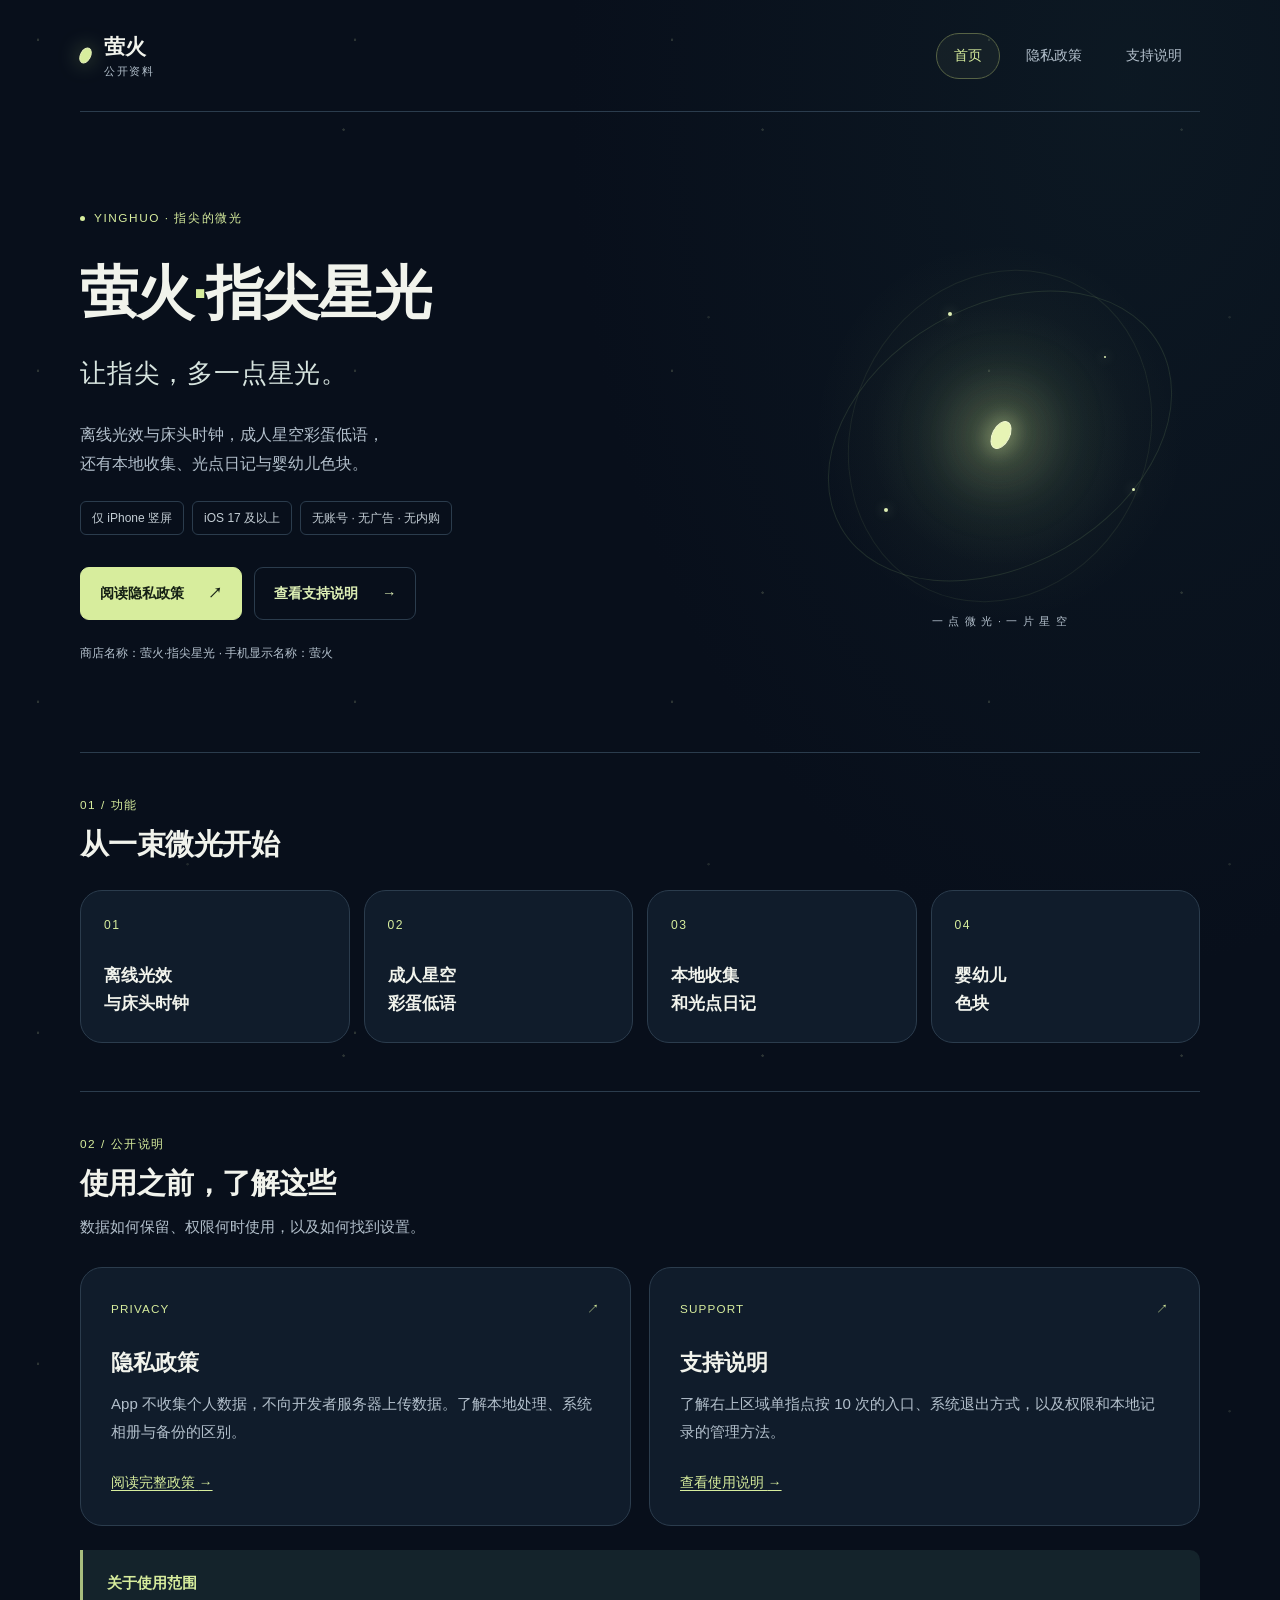
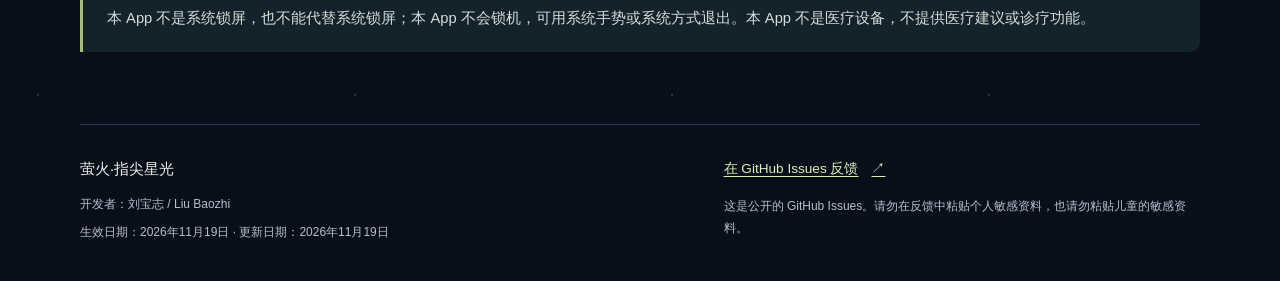
<file: index.html>
<!DOCTYPE html>
<html lang="zh-CN">
<head>
  <meta charset="UTF-8">
  <meta name="viewport" content="width=device-width, initial-scale=1">
  <meta name="description" content="萤火·指尖星光的公开资料首页。了解 iPhone 竖屏 App 的功能、隐私政策与支持说明。">
  <meta name="color-scheme" content="dark">
  <title>萤火·指尖星光｜公开资料</title>
  <link rel="stylesheet" href="styles.css">
</head>
<body>
  <a class="skip-link" href="#main">跳到正文</a>
  <header class="site-header shell">
    <a class="brand" href="index.html" aria-label="萤火，首页">
      <span class="brand-light" aria-hidden="true"></span>
      <span>萤火<span class="brand-caption">公开资料</span></span>
    </a>
    <nav aria-label="主导航">
      <a href="index.html" aria-current="page">首页</a>
      <a href="privacy.html">隐私政策</a>
      <a href="support.html">支持说明</a>
    </nav>
  </header>

  <main id="main" class="shell" tabindex="-1">
    <section class="hero" aria-labelledby="product-title">
      <div class="hero-copy">
        <p class="eyebrow"><span aria-hidden="true"></span> YINGHUO · 指尖的微光</p>
        <h1 id="product-title">萤火<span class="title-dot">·</span>指尖星光</h1>
        <p class="hero-tagline">让指尖，多一点星光。</p>
        <p class="hero-description">离线光效与床头时钟，成人星空彩蛋低语，<br class="wide-only">还有本地收集、光点日记与婴幼儿色块。</p>
        <ul class="tags" aria-label="运行环境与基本信息">
          <li>仅 iPhone 竖屏</li>
          <li>iOS 17 及以上</li>
          <li>无账号 · 无广告 · 无内购</li>
        </ul>
        <div class="hero-actions">
          <a class="action-link primary" href="privacy.html">阅读隐私政策 <span aria-hidden="true">↗</span></a>
          <a class="action-link secondary" href="support.html">查看支持说明 <span aria-hidden="true">→</span></a>
        </div>
        <p class="small-note">商店名称：萤火·指尖星光 · 手机显示名称：萤火</p>
      </div>
      <div class="light-scene" aria-hidden="true">
        <div class="orbit orbit-outer"></div>
        <div class="orbit orbit-inner"></div>
        <div class="light-halo"></div>
        <div class="light-core"></div>
        <span class="spark spark-one"></span>
        <span class="spark spark-two"></span>
        <span class="spark spark-three"></span>
        <span class="spark spark-four"></span>
        <span class="scene-label">一 点 微 光 · 一 片 星 空</span>
      </div>
    </section>

    <section class="section-block" aria-labelledby="features-title">
      <div class="section-heading">
        <p class="eyebrow">01 / 功能</p>
        <h2 id="features-title">从一束微光开始</h2>
      </div>
      <ul class="feature-grid">
        <li><span class="feature-number" aria-hidden="true">01</span><h3>离线光效<br>与床头时钟</h3></li>
        <li><span class="feature-number" aria-hidden="true">02</span><h3>成人星空<br>彩蛋低语</h3></li>
        <li><span class="feature-number" aria-hidden="true">03</span><h3>本地收集<br>和光点日记</h3></li>
        <li><span class="feature-number" aria-hidden="true">04</span><h3>婴幼儿<br>色块</h3></li>
      </ul>
    </section>

    <section class="section-block" aria-labelledby="information-title">
      <div class="section-heading">
        <p class="eyebrow">02 / 公开说明</p>
        <h2 id="information-title">使用之前，了解这些</h2>
        <p>数据如何保留、权限何时使用，以及如何找到设置。</p>
      </div>
      <div class="guide-grid">
        <a class="guide-card" href="privacy.html">
          <span class="card-kicker">PRIVACY <span aria-hidden="true">↗</span></span>
          <h3>隐私政策</h3>
          <p>App 不收集个人数据，不向开发者服务器上传数据。了解本地处理、系统相册与备份的区别。</p>
          <span class="card-link">阅读完整政策 <span aria-hidden="true">→</span></span>
        </a>
        <a class="guide-card" href="support.html">
          <span class="card-kicker">SUPPORT <span aria-hidden="true">↗</span></span>
          <h3>支持说明</h3>
          <p>了解右上区域单指点按 10 次的入口、系统退出方式，以及权限和本地记录的管理方法。</p>
          <span class="card-link">查看使用说明 <span aria-hidden="true">→</span></span>
        </a>
      </div>
      <aside class="notice" aria-label="使用范围说明">
        <p><strong>关于使用范围</strong></p>
        <p>本 App 不是系统锁屏，也不能代替系统锁屏；本 App 不会锁机，可用系统手势或系统方式退出。本 App 不是医疗设备，不提供医疗建议或诊疗功能。</p>
      </aside>
    </section>
  </main>

  <footer class="site-footer shell">
    <div>
      <p class="footer-brand">萤火·指尖星光</p>
      <p>开发者：刘宝志 / Liu Baozhi</p>
      <p>生效日期：<time datetime="2026-11-19">2026年11月19日</time> · 更新日期：<time datetime="2026-11-19">2026年11月19日</time></p>
    </div>
    <div class="footer-feedback">
      <a href="https://github.com/Chill-lucky/yinghuo-support/issues">在 GitHub Issues 反馈 <span aria-hidden="true">↗</span></a>
      <p>这是公开的 GitHub Issues。请勿在反馈中粘贴个人敏感资料，也请勿粘贴儿童的敏感资料。</p>
    </div>
  </footer>
</body>
</html>
</file>
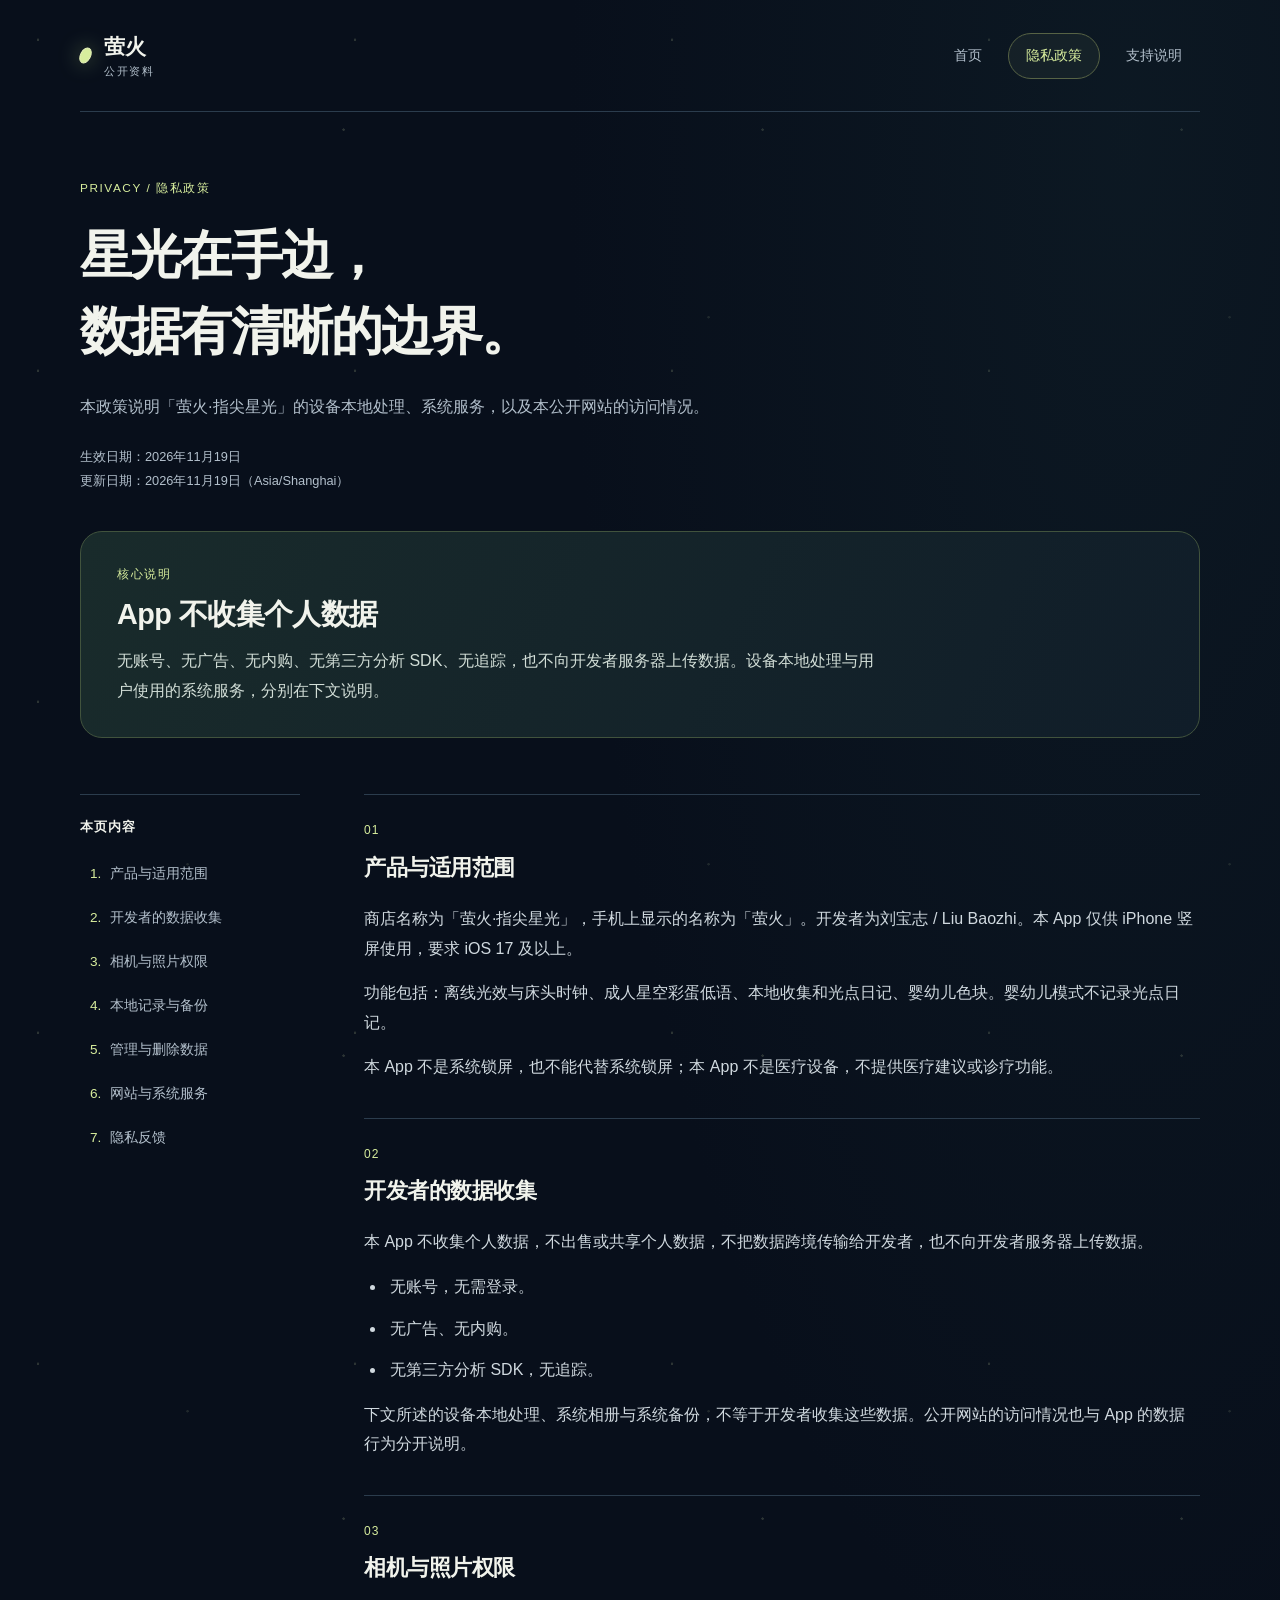
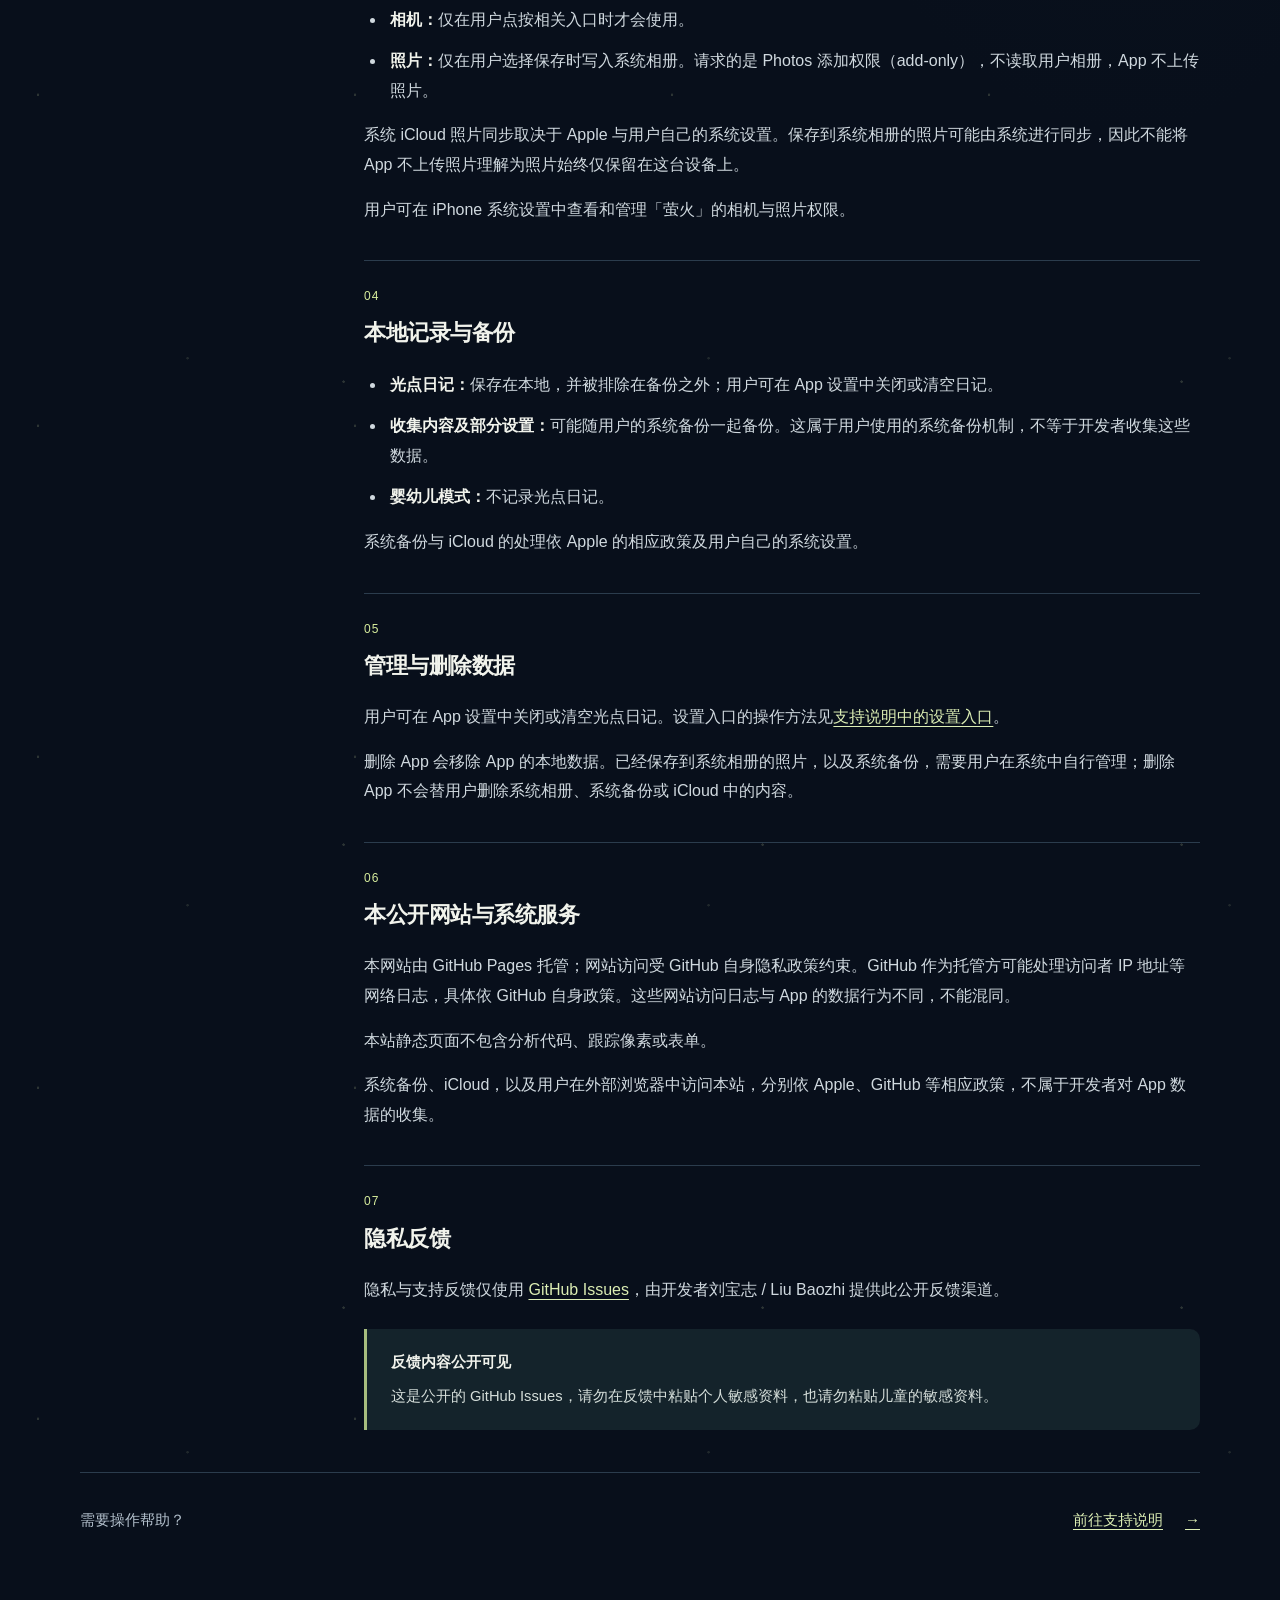
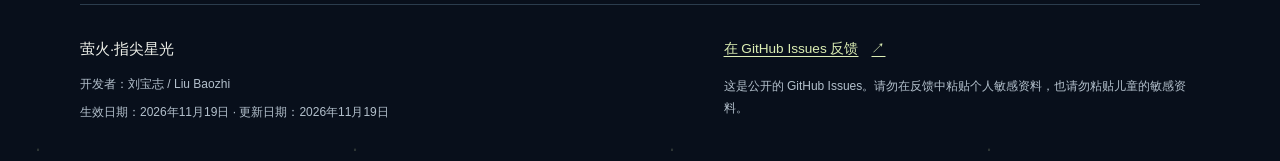
<file: privacy.html>
<!DOCTYPE html>
<html lang="zh-CN">
<head>
  <meta charset="UTF-8">
  <meta name="viewport" content="width=device-width, initial-scale=1">
  <meta name="description" content="萤火·指尖星光隐私政策：App 不收集个人数据；说明相机与照片添加权限、本地日记、系统备份、iCloud 和网站托管的区别。">
  <meta name="color-scheme" content="dark">
  <title>隐私政策｜萤火·指尖星光</title>
  <link rel="stylesheet" href="styles.css">
</head>
<body>
  <a class="skip-link" href="#main">跳到正文</a>
  <header class="site-header shell">
    <a class="brand" href="index.html" aria-label="萤火，首页">
      <span class="brand-light" aria-hidden="true"></span>
      <span>萤火<span class="brand-caption">公开资料</span></span>
    </a>
    <nav aria-label="主导航">
      <a href="index.html">首页</a>
      <a href="privacy.html" aria-current="page">隐私政策</a>
      <a href="support.html">支持说明</a>
    </nav>
  </header>

  <main id="main" class="shell document-main" tabindex="-1">
    <header class="page-intro">
      <p class="eyebrow">PRIVACY / 隐私政策</p>
      <h1>星光在手边，<br>数据有清晰的边界。</h1>
      <p class="intro-description">本政策说明「萤火·指尖星光」的设备本地处理、系统服务，以及本公开网站的访问情况。</p>
      <p class="date-line">生效日期：<time datetime="2026-11-19">2026年11月19日</time><br>更新日期：<time datetime="2026-11-19">2026年11月19日</time>（Asia/Shanghai）</p>
    </header>

    <aside class="policy-summary" aria-labelledby="summary-title">
      <p class="eyebrow">核心说明</p>
      <h2 id="summary-title">App 不收集个人数据</h2>
      <p>无账号、无广告、无内购、无第三方分析 SDK、无追踪，也不向开发者服务器上传数据。设备本地处理与用户使用的系统服务，分别在下文说明。</p>
    </aside>

    <div class="document-layout">
      <nav class="contents" aria-label="隐私政策目录">
        <p>本页内容</p>
        <ol>
          <li><a href="#scope">产品与适用范围</a></li>
          <li><a href="#collection">开发者的数据收集</a></li>
          <li><a href="#permissions">相机与照片权限</a></li>
          <li><a href="#local-data">本地记录与备份</a></li>
          <li><a href="#deletion">管理与删除数据</a></li>
          <li><a href="#hosting">网站与系统服务</a></li>
          <li><a href="#contact">隐私反馈</a></li>
        </ol>
      </nav>

      <article class="document-body" aria-label="隐私政策正文">
        <section id="scope" class="prose-section">
          <p class="section-index">01</p>
          <h2>产品与适用范围</h2>
          <p>商店名称为「萤火·指尖星光」，手机上显示的名称为「萤火」。开发者为刘宝志 / Liu Baozhi。本 App 仅供 iPhone 竖屏使用，要求 iOS 17 及以上。</p>
          <p>功能包括：离线光效与床头时钟、成人星空彩蛋低语、本地收集和光点日记、婴幼儿色块。婴幼儿模式不记录光点日记。</p>
          <p>本 App 不是系统锁屏，也不能代替系统锁屏；本 App 不是医疗设备，不提供医疗建议或诊疗功能。</p>
        </section>

        <section id="collection" class="prose-section">
          <p class="section-index">02</p>
          <h2>开发者的数据收集</h2>
          <p>本 App 不收集个人数据，不出售或共享个人数据，不把数据跨境传输给开发者，也不向开发者服务器上传数据。</p>
          <ul>
            <li>无账号，无需登录。</li>
            <li>无广告、无内购。</li>
            <li>无第三方分析 SDK，无追踪。</li>
          </ul>
          <p>下文所述的设备本地处理、系统相册与系统备份，不等于开发者收集这些数据。公开网站的访问情况也与 App 的数据行为分开说明。</p>
        </section>

        <section id="permissions" class="prose-section">
          <p class="section-index">03</p>
          <h2>相机与照片权限</h2>
          <ul>
            <li><strong>相机：</strong>仅在用户点按相关入口时才会使用。</li>
            <li><strong>照片：</strong>仅在用户选择保存时写入系统相册。请求的是 Photos 添加权限（add-only），不读取用户相册，App 不上传照片。</li>
          </ul>
          <p>系统 iCloud 照片同步取决于 Apple 与用户自己的系统设置。保存到系统相册的照片可能由系统进行同步，因此不能将 App 不上传照片理解为照片始终仅保留在这台设备上。</p>
          <p>用户可在 iPhone 系统设置中查看和管理「萤火」的相机与照片权限。</p>
        </section>

        <section id="local-data" class="prose-section">
          <p class="section-index">04</p>
          <h2>本地记录与备份</h2>
          <ul>
            <li><strong>光点日记：</strong>保存在本地，并被排除在备份之外；用户可在 App 设置中关闭或清空日记。</li>
            <li><strong>收集内容及部分设置：</strong>可能随用户的系统备份一起备份。这属于用户使用的系统备份机制，不等于开发者收集这些数据。</li>
            <li><strong>婴幼儿模式：</strong>不记录光点日记。</li>
          </ul>
          <p>系统备份与 iCloud 的处理依 Apple 的相应政策及用户自己的系统设置。</p>
        </section>

        <section id="deletion" class="prose-section">
          <p class="section-index">05</p>
          <h2>管理与删除数据</h2>
          <p>用户可在 App 设置中关闭或清空光点日记。设置入口的操作方法见<a href="support.html#settings">支持说明中的设置入口</a>。</p>
          <p>删除 App 会移除 App 的本地数据。已经保存到系统相册的照片，以及系统备份，需要用户在系统中自行管理；删除 App 不会替用户删除系统相册、系统备份或 iCloud 中的内容。</p>
        </section>

        <section id="hosting" class="prose-section">
          <p class="section-index">06</p>
          <h2>本公开网站与系统服务</h2>
          <p>本网站由 GitHub Pages 托管；网站访问受 GitHub 自身隐私政策约束。GitHub 作为托管方可能处理访问者 IP 地址等网络日志，具体依 GitHub 自身政策。这些网站访问日志与 App 的数据行为不同，不能混同。</p>
          <p>本站静态页面不包含分析代码、跟踪像素或表单。</p>
          <p>系统备份、iCloud，以及用户在外部浏览器中访问本站，分别依 Apple、GitHub 等相应政策，不属于开发者对 App 数据的收集。</p>
        </section>

        <section id="contact" class="prose-section">
          <p class="section-index">07</p>
          <h2>隐私反馈</h2>
          <p>隐私与支持反馈仅使用 <a href="https://github.com/Chill-lucky/yinghuo-support/issues">GitHub Issues</a>，由开发者刘宝志 / Liu Baozhi 提供此公开反馈渠道。</p>
          <div class="notice">
            <p><strong>反馈内容公开可见</strong></p>
            <p>这是公开的 GitHub Issues，请勿在反馈中粘贴个人敏感资料，也请勿粘贴儿童的敏感资料。</p>
          </div>
        </section>
      </article>
    </div>
    <div class="page-next"><span>需要操作帮助？</span><a href="support.html">前往支持说明 <span aria-hidden="true">→</span></a></div>
  </main>

  <footer class="site-footer shell">
    <div>
      <p class="footer-brand">萤火·指尖星光</p>
      <p>开发者：刘宝志 / Liu Baozhi</p>
      <p>生效日期：<time datetime="2026-11-19">2026年11月19日</time> · 更新日期：<time datetime="2026-11-19">2026年11月19日</time></p>
    </div>
    <div class="footer-feedback">
      <a href="https://github.com/Chill-lucky/yinghuo-support/issues">在 GitHub Issues 反馈 <span aria-hidden="true">↗</span></a>
      <p>这是公开的 GitHub Issues。请勿在反馈中粘贴个人敏感资料，也请勿粘贴儿童的敏感资料。</p>
    </div>
  </footer>
</body>
</html>
</file>
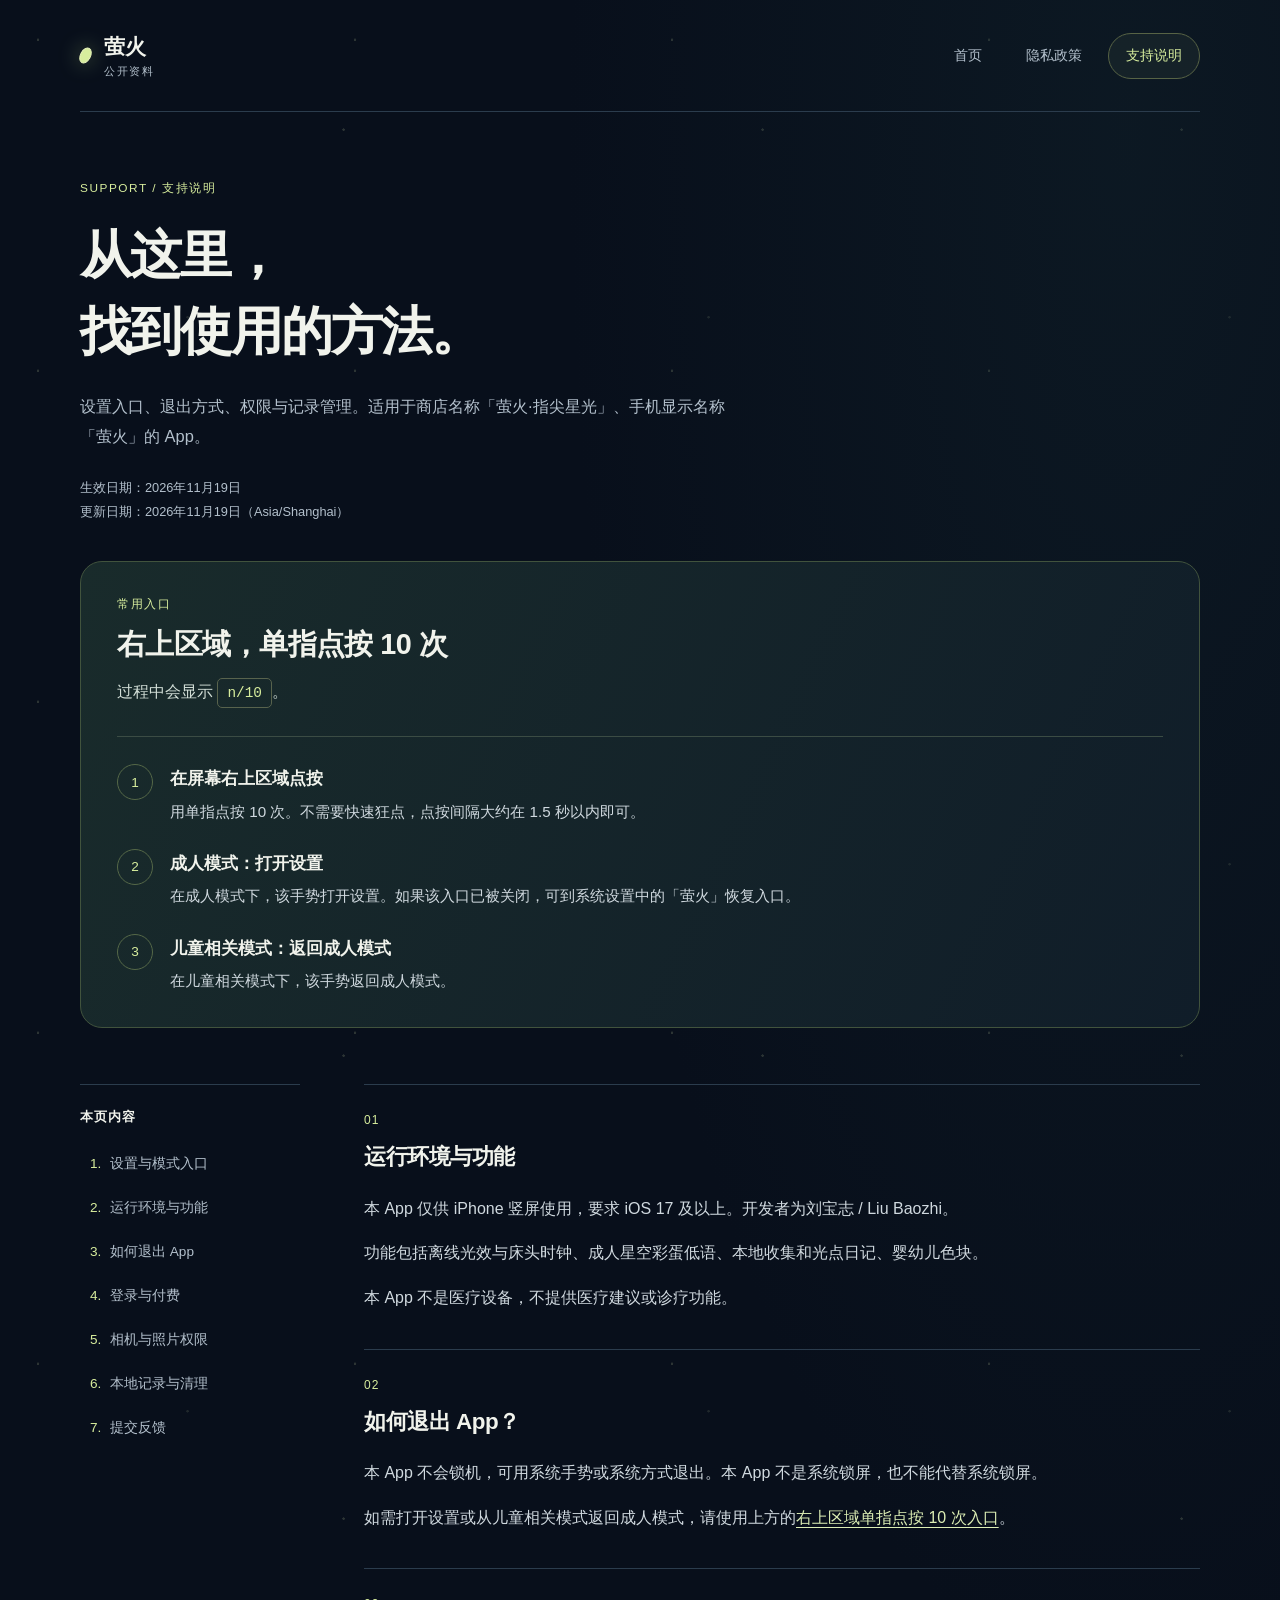
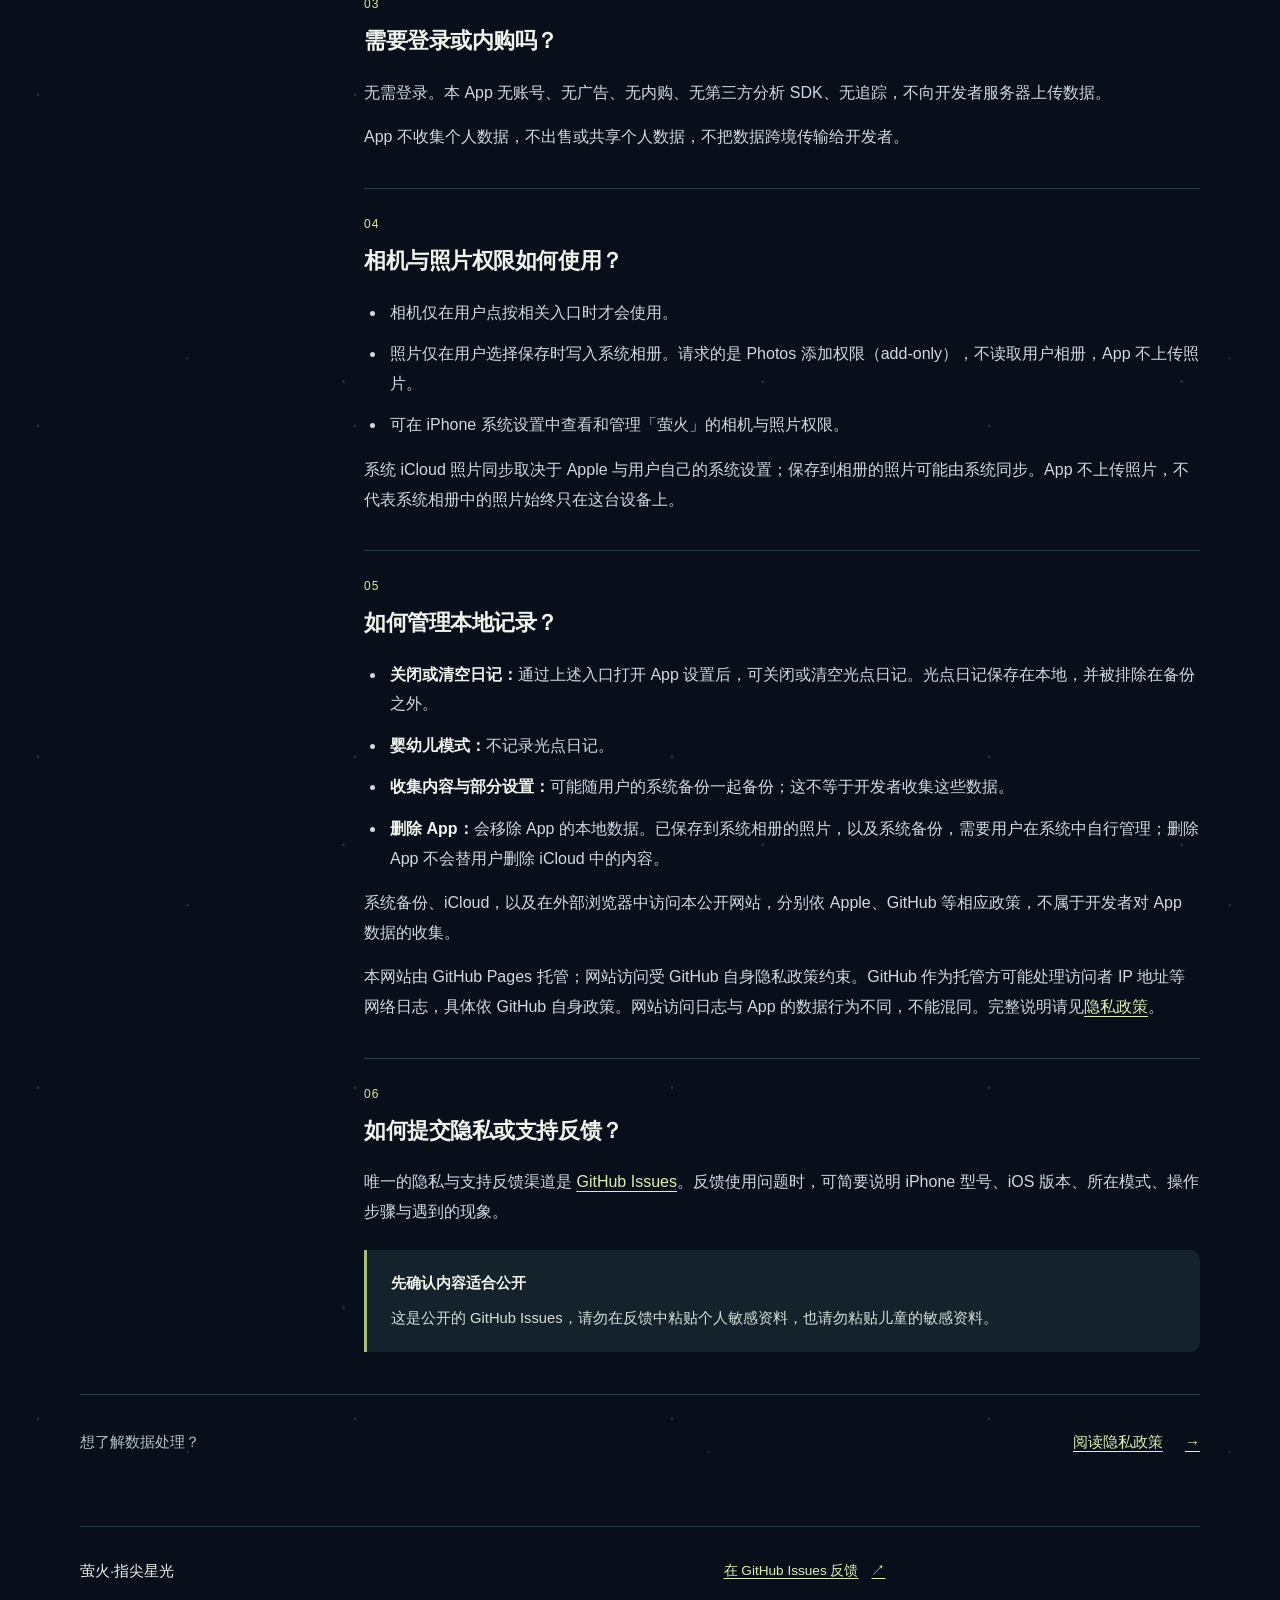
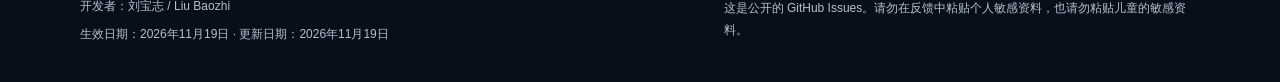
<file: support.html>
<!DOCTYPE html>
<html lang="zh-CN">
<head>
  <meta charset="UTF-8">
  <meta name="viewport" content="width=device-width, initial-scale=1">
  <meta name="description" content="萤火·指尖星光支持说明：右上区域单指点按 10 次打开设置或返回成人模式，以及系统退出、权限与本地记录清理方法。">
  <meta name="color-scheme" content="dark">
  <title>支持说明｜萤火·指尖星光</title>
  <link rel="stylesheet" href="styles.css">
</head>
<body>
  <a class="skip-link" href="#main">跳到正文</a>
  <header class="site-header shell">
    <a class="brand" href="index.html" aria-label="萤火，首页">
      <span class="brand-light" aria-hidden="true"></span>
      <span>萤火<span class="brand-caption">公开资料</span></span>
    </a>
    <nav aria-label="主导航">
      <a href="index.html">首页</a>
      <a href="privacy.html">隐私政策</a>
      <a href="support.html" aria-current="page">支持说明</a>
    </nav>
  </header>

  <main id="main" class="shell document-main" tabindex="-1">
    <header class="page-intro">
      <p class="eyebrow">SUPPORT / 支持说明</p>
      <h1>从这里，<br>找到使用的方法。</h1>
      <p class="intro-description">设置入口、退出方式、权限与记录管理。适用于商店名称「萤火·指尖星光」、手机显示名称「萤火」的 App。</p>
      <p class="date-line">生效日期：<time datetime="2026-11-19">2026年11月19日</time><br>更新日期：<time datetime="2026-11-19">2026年11月19日</time>（Asia/Shanghai）</p>
    </header>

    <section id="settings" class="settings-panel" aria-labelledby="settings-title">
      <div class="settings-heading">
        <p class="eyebrow">常用入口</p>
        <h2 id="settings-title">右上区域，单指点按 10 次</h2>
        <p>过程中会显示 <span class="counter-example">n/10</span>。</p>
      </div>
      <ol class="steps">
        <li><span class="step-number" aria-hidden="true">1</span><div><h3>在屏幕右上区域点按</h3><p>用单指点按 10 次。不需要快速狂点，点按间隔大约在 1.5 秒以内即可。</p></div></li>
        <li><span class="step-number" aria-hidden="true">2</span><div><h3>成人模式：打开设置</h3><p>在成人模式下，该手势打开设置。如果该入口已被关闭，可到系统设置中的「萤火」恢复入口。</p></div></li>
        <li><span class="step-number" aria-hidden="true">3</span><div><h3>儿童相关模式：返回成人模式</h3><p>在儿童相关模式下，该手势返回成人模式。</p></div></li>
      </ol>
    </section>

    <div class="document-layout">
      <nav class="contents" aria-label="支持说明目录">
        <p>本页内容</p>
        <ol>
          <li><a href="#settings">设置与模式入口</a></li>
          <li><a href="#requirements">运行环境与功能</a></li>
          <li><a href="#exit">如何退出 App</a></li>
          <li><a href="#account">登录与付费</a></li>
          <li><a href="#permissions">相机与照片权限</a></li>
          <li><a href="#records">本地记录与清理</a></li>
          <li><a href="#feedback">提交反馈</a></li>
        </ol>
      </nav>

      <article class="document-body" aria-label="支持说明正文">
        <section id="requirements" class="prose-section">
          <p class="section-index">01</p>
          <h2>运行环境与功能</h2>
          <p>本 App 仅供 iPhone 竖屏使用，要求 iOS 17 及以上。开发者为刘宝志 / Liu Baozhi。</p>
          <p>功能包括离线光效与床头时钟、成人星空彩蛋低语、本地收集和光点日记、婴幼儿色块。</p>
          <p>本 App 不是医疗设备，不提供医疗建议或诊疗功能。</p>
        </section>

        <section id="exit" class="prose-section">
          <p class="section-index">02</p>
          <h2>如何退出 App？</h2>
          <p>本 App 不会锁机，可用系统手势或系统方式退出。本 App 不是系统锁屏，也不能代替系统锁屏。</p>
          <p>如需打开设置或从儿童相关模式返回成人模式，请使用上方的<a href="#settings">右上区域单指点按 10 次入口</a>。</p>
        </section>

        <section id="account" class="prose-section">
          <p class="section-index">03</p>
          <h2>需要登录或内购吗？</h2>
          <p>无需登录。本 App 无账号、无广告、无内购、无第三方分析 SDK、无追踪，不向开发者服务器上传数据。</p>
          <p>App 不收集个人数据，不出售或共享个人数据，不把数据跨境传输给开发者。</p>
        </section>

        <section id="permissions" class="prose-section">
          <p class="section-index">04</p>
          <h2>相机与照片权限如何使用？</h2>
          <ul>
            <li>相机仅在用户点按相关入口时才会使用。</li>
            <li>照片仅在用户选择保存时写入系统相册。请求的是 Photos 添加权限（add-only），不读取用户相册，App 不上传照片。</li>
            <li>可在 iPhone 系统设置中查看和管理「萤火」的相机与照片权限。</li>
          </ul>
          <p>系统 iCloud 照片同步取决于 Apple 与用户自己的系统设置；保存到相册的照片可能由系统同步。App 不上传照片，不代表系统相册中的照片始终只在这台设备上。</p>
        </section>

        <section id="records" class="prose-section">
          <p class="section-index">05</p>
          <h2>如何管理本地记录？</h2>
          <ul>
            <li><strong>关闭或清空日记：</strong>通过上述入口打开 App 设置后，可关闭或清空光点日记。光点日记保存在本地，并被排除在备份之外。</li>
            <li><strong>婴幼儿模式：</strong>不记录光点日记。</li>
            <li><strong>收集内容与部分设置：</strong>可能随用户的系统备份一起备份；这不等于开发者收集这些数据。</li>
            <li><strong>删除 App：</strong>会移除 App 的本地数据。已保存到系统相册的照片，以及系统备份，需要用户在系统中自行管理；删除 App 不会替用户删除 iCloud 中的内容。</li>
          </ul>
          <p>系统备份、iCloud，以及在外部浏览器中访问本公开网站，分别依 Apple、GitHub 等相应政策，不属于开发者对 App 数据的收集。</p>
          <p>本网站由 GitHub Pages 托管；网站访问受 GitHub 自身隐私政策约束。GitHub 作为托管方可能处理访问者 IP 地址等网络日志，具体依 GitHub 自身政策。网站访问日志与 App 的数据行为不同，不能混同。完整说明请见<a href="privacy.html">隐私政策</a>。</p>
        </section>

        <section id="feedback" class="prose-section">
          <p class="section-index">06</p>
          <h2>如何提交隐私或支持反馈？</h2>
          <p>唯一的隐私与支持反馈渠道是 <a href="https://github.com/Chill-lucky/yinghuo-support/issues">GitHub Issues</a>。反馈使用问题时，可简要说明 iPhone 型号、iOS 版本、所在模式、操作步骤与遇到的现象。</p>
          <div class="notice">
            <p><strong>先确认内容适合公开</strong></p>
            <p>这是公开的 GitHub Issues，请勿在反馈中粘贴个人敏感资料，也请勿粘贴儿童的敏感资料。</p>
          </div>
        </section>
      </article>
    </div>
    <div class="page-next"><span>想了解数据处理？</span><a href="privacy.html">阅读隐私政策 <span aria-hidden="true">→</span></a></div>
  </main>

  <footer class="site-footer shell">
    <div>
      <p class="footer-brand">萤火·指尖星光</p>
      <p>开发者：刘宝志 / Liu Baozhi</p>
      <p>生效日期：<time datetime="2026-11-19">2026年11月19日</time> · 更新日期：<time datetime="2026-11-19">2026年11月19日</time></p>
    </div>
    <div class="footer-feedback">
      <a href="https://github.com/Chill-lucky/yinghuo-support/issues">在 GitHub Issues 反馈 <span aria-hidden="true">↗</span></a>
      <p>这是公开的 GitHub Issues。请勿在反馈中粘贴个人敏感资料，也请勿粘贴儿童的敏感资料。</p>
    </div>
  </footer>
</body>
</html>
</file>
<file: styles.css>
:root {
  color-scheme: dark;
  --background: #080f1b;
  --surface: #101c2b;
  --surface-hover: #152536;
  --text: #f1f3ec;
  --muted: #b3c0cc;
  --accent: #d7ed9d;
  --link: #dceeb4;
  --line: #2b3c4d;
  --radius: 22px;
}

* {
  box-sizing: border-box;
}

html {
  scroll-padding-top: 2rem;
}

body {
  margin: 0;
  background-color: var(--background);
  background-image:
    radial-gradient(ellipse at 88% 4%, #162e354d 0, transparent 35rem),
    radial-gradient(circle at 12% 12%, #cfdfa72e 0 1px, transparent 1.5px),
    radial-gradient(circle at 82% 28%, #cfdfa72e 0 1px, transparent 1.5px),
    radial-gradient(circle at 36% 58%, #cfdfa71f 0 1px, transparent 1.5px);
  background-size: auto, 317px 331px, 419px 463px, 521px 547px;
  color: var(--text);
  font-family: -apple-system, BlinkMacSystemFont, "PingFang SC", "Hiragino Sans GB", "Microsoft YaHei", sans-serif;
  font-size: 16px;
  line-height: 1.85;
  overflow-wrap: break-word;
  -webkit-text-size-adjust: 100%;
}

a {
  color: var(--link);
  text-decoration-thickness: 1px;
  text-underline-offset: 0.24em;
}

a:hover {
  color: #efffd5;
  text-decoration-thickness: 2px;
}

:focus-visible {
  outline: 3px solid #e3f9a8;
  outline-offset: 5px;
  border-radius: 4px;
}

::selection {
  background: #d7ed9d;
  color: #101c2b;
}

h1,
h2,
h3,
p {
  margin: 0;
}

h1,
h2,
h3 {
  line-height: 1.4;
  font-weight: 600;
}

h1 {
  font-size: clamp(2.15rem, 4.8vw, 3.65rem);
  letter-spacing: -0.035em;
}

h2 {
  font-size: clamp(1.4rem, 2.4vw, 1.8rem);
  letter-spacing: -0.02em;
}

h3 {
  font-size: 1.13rem;
}

.shell {
  width: min(1120px, calc(100% - 64px));
  margin-inline: auto;
}

.skip-link {
  position: absolute;
  z-index: 10;
  top: 12px;
  left: 16px;
  padding: 10px 18px;
  transform: translateY(-180%);
  background: var(--accent);
  color: #101c2b;
  font-weight: 600;
}

.skip-link:focus {
  transform: translateY(0);
  color: #101c2b;
}

.site-header {
  display: flex;
  justify-content: space-between;
  align-items: center;
  gap: 24px;
  min-height: 112px;
  padding-block: 20px;
  border-bottom: 1px solid var(--line);
}

.brand {
  display: inline-flex;
  align-items: center;
  gap: 13px;
  flex-shrink: 0;
  min-height: 48px;
  color: var(--text);
  font-size: 1.3rem;
  font-weight: 600;
  line-height: 1.4;
  text-decoration: none;
}

.brand-light {
  width: 11px;
  height: 17px;
  transform: rotate(28deg);
  border: 1px solid #e6f2b9;
  border-radius: 60%;
  background: var(--accent);
  box-shadow: 0 0 21px #cde78a70;
}

.brand-caption {
  display: block;
  margin-top: 3px;
  color: var(--muted);
  font-size: 0.7rem;
  font-weight: 400;
  letter-spacing: 0.14em;
}

.site-header nav {
  display: flex;
  flex-wrap: wrap;
  gap: 8px;
}

.site-header nav a {
  display: inline-flex;
  align-items: center;
  justify-content: center;
  min-height: 46px;
  padding: 8px 17px;
  border: 1px solid transparent;
  border-radius: 30px;
  color: var(--muted);
  font-size: 0.9rem;
  text-decoration: none;
}

.site-header nav a:hover {
  background: var(--surface);
  color: var(--text);
}

.site-header nav a[aria-current="page"] {
  border-color: #576345;
  background: #d7ed9d0b;
  color: var(--accent);
}

.hero {
  display: grid;
  grid-template-columns: minmax(0, 1.45fr) minmax(0, 1fr);
  align-items: center;
  gap: 36px;
  padding-block: 96px 88px;
}

.eyebrow {
  color: var(--accent);
  font-size: 0.74rem;
  font-weight: 500;
  letter-spacing: 0.13em;
  line-height: 1.7;
}

.hero .eyebrow {
  display: flex;
  align-items: center;
  gap: 9px;
  margin-bottom: 24px;
}

.hero .eyebrow > span {
  width: 5px;
  height: 5px;
  border-radius: 50%;
  background: var(--accent);
}

.title-dot {
  color: var(--accent);
}

.hero-tagline {
  margin-top: 15px;
  color: #d7e4df;
  font-size: clamp(1.25rem, 2.3vw, 1.65rem);
  letter-spacing: 0.03em;
}

.hero-description {
  margin-top: 22px;
  color: var(--muted);
}

.tags {
  display: flex;
  flex-wrap: wrap;
  gap: 8px;
  margin: 22px 0 0;
  padding: 0;
  list-style: none;
}

.tags li {
  padding: 5px 11px;
  border: 1px solid var(--line);
  border-radius: 6px;
  color: #c4ced5;
  font-size: 0.75rem;
}

.hero-actions {
  display: flex;
  flex-wrap: wrap;
  gap: 12px;
  margin-top: 32px;
}

.action-link {
  display: inline-flex;
  align-items: center;
  justify-content: space-between;
  gap: 24px;
  min-height: 50px;
  padding: 12px 19px;
  border: 1px solid var(--line);
  border-radius: 9px;
  font-size: 0.9rem;
  font-weight: 600;
  text-decoration: none;
}

.primary {
  border-color: var(--accent);
  background: var(--accent);
  color: #162115;
}

.primary:hover {
  background: #e6f5bd;
  color: #162115;
}

.secondary:hover {
  background: var(--surface);
}

.small-note {
  margin-top: 22px;
  color: var(--muted);
  font-size: 0.75rem;
}

.light-scene {
  position: relative;
  isolation: isolate;
  width: 100%;
  max-width: 400px;
  aspect-ratio: 1;
  justify-self: end;
  overflow: hidden;
  pointer-events: none;
  background: radial-gradient(ellipse at 50% 49%, #c5e58b12, transparent 66%);
}

.orbit {
  position: absolute;
  top: 50%;
  left: 50%;
  transform: translate(-50%, -50%) rotate(-30deg);
  border: 1px solid #a6c98224;
  border-radius: 50%;
}

.orbit-outer {
  width: 92%;
  height: 65%;
}

.orbit-inner {
  width: 74%;
  height: 85%;
  transform: translate(-50%, -50%) rotate(25deg);
  border-color: #a6c98218;
}

.light-halo {
  position: absolute;
  inset: 18%;
  border-radius: 50%;
  background: radial-gradient(circle, #e7f4ad26, #b4e9990a 45%, transparent 72%);
}

.light-core {
  position: absolute;
  top: 46%;
  left: 48%;
  width: 18px;
  height: 30px;
  transform: rotate(27deg);
  border: 1px solid #f3fad3;
  border-radius: 55%;
  background: #e7f4b5;
  box-shadow: 0 0 18px 5px #e5f6a948, 0 0 50px 18px #c2ed8330, 0 0 90px 32px #bedc8b15;
}

.spark {
  position: absolute;
  width: 4px;
  height: 4px;
  border-radius: 50%;
  background: #dfefb5;
  box-shadow: 0 0 12px 2px #dfefb52e;
}

.spark-one { top: 19%; left: 37%; }
.spark-two { top: 63%; left: 83%; width: 3px; height: 3px; }
.spark-three { top: 68%; left: 21%; }
.spark-four { top: 30%; left: 76%; width: 2px; height: 2px; }

.scene-label {
  position: absolute;
  right: 0;
  bottom: 1%;
  left: 0;
  color: var(--muted);
  font-size: 0.66rem;
  letter-spacing: 0.12em;
  text-align: center;
}

.section-block {
  padding-block: 42px 48px;
  border-top: 1px solid var(--line);
}

.section-heading {
  margin-bottom: 26px;
}

.section-heading h2 {
  margin-top: 9px;
}

.section-heading > p:last-child:not(.eyebrow) {
  margin-top: 10px;
  color: var(--muted);
  font-size: 0.94rem;
}

.feature-grid {
  display: grid;
  grid-template-columns: repeat(4, minmax(0, 1fr));
  gap: 14px;
  margin: 0;
  padding: 0;
  list-style: none;
}

.feature-grid li {
  padding: 23px;
  border: 1px solid var(--line);
  border-radius: var(--radius);
  background: var(--surface);
}

.feature-number {
  display: block;
  margin-bottom: 25px;
  color: var(--accent);
  font-size: 0.76rem;
  letter-spacing: 0.12em;
}

.feature-grid h3 {
  font-size: 1.05rem;
  line-height: 1.7;
}

.guide-grid {
  display: grid;
  grid-template-columns: repeat(2, minmax(0, 1fr));
  gap: 18px;
}

.guide-card {
  display: flex;
  flex-direction: column;
  padding: 30px;
  border: 1px solid var(--line);
  border-radius: var(--radius);
  background: var(--surface);
  color: var(--text);
  text-decoration: none;
}

.guide-card:hover {
  border-color: #6e805b;
  background: var(--surface-hover);
  color: var(--text);
}

.card-kicker {
  display: flex;
  justify-content: space-between;
  margin-bottom: 27px;
  color: var(--accent);
  font-size: 0.73rem;
  letter-spacing: 0.1em;
}

.guide-card h3 {
  font-size: 1.4rem;
}

.guide-card > p {
  flex-grow: 1;
  margin-top: 12px;
  color: var(--muted);
  font-size: 0.94rem;
}

.card-link {
  display: inline-block;
  margin-top: 24px;
  color: var(--accent);
  font-size: 0.86rem;
  text-decoration: underline;
  text-underline-offset: 0.25em;
}

.notice {
  margin-top: 24px;
  padding: 20px 24px;
  border-left: 3px solid #a7bd7e;
  border-radius: 0 10px 10px 0;
  background: #14232b;
  color: #d4ddd9;
  font-size: 0.92rem;
}

.notice strong {
  color: var(--accent);
  font-weight: 600;
}

.notice p + p {
  margin-top: 7px;
}

.document-main {
  padding-top: 66px;
}

.page-intro {
  max-width: 760px;
}

.page-intro h1 {
  margin-top: 20px;
  font-size: clamp(2.1rem, 4.4vw, 3.25rem);
  line-height: 1.45;
}

.intro-description {
  max-width: 650px;
  margin-top: 22px;
  color: var(--muted);
  font-size: 1.03rem;
}

.date-line {
  margin-top: 24px;
  color: var(--muted);
  font-size: 0.8rem;
}

.policy-summary,
.settings-panel {
  margin-top: 38px;
  padding: 32px 36px;
  border: 1px solid #41533d;
  border-radius: var(--radius);
  background: linear-gradient(115deg, #192b2b, #101d29);
}

.policy-summary h2,
.settings-heading h2 {
  margin-top: 10px;
}

.policy-summary > p:last-child,
.settings-heading > p:last-child {
  max-width: 770px;
  margin-top: 12px;
  color: #d2ded7;
}

.document-layout {
  display: grid;
  grid-template-columns: 220px minmax(0, 1fr);
  gap: 64px;
  align-items: start;
  margin-top: 56px;
}

.contents {
  padding: 20px 0;
  border-top: 1px solid var(--line);
}

.contents > p {
  margin-bottom: 12px;
  color: var(--text);
  font-size: 0.83rem;
  font-weight: 600;
  letter-spacing: 0.08em;
}

.contents ol {
  margin: 0;
  padding-left: 25px;
  color: var(--muted);
  font-size: 0.85rem;
}

.contents li::marker {
  color: var(--accent);
}

.contents a {
  display: inline-flex;
  align-items: center;
  min-height: 44px;
  padding: 8px 5px;
  color: var(--muted);
  text-decoration: none;
}

.contents a:hover {
  color: var(--accent);
  text-decoration: underline;
}

.document-body {
  min-width: 0;
}

.prose-section {
  padding-block: 24px 36px;
  border-top: 1px solid var(--line);
  scroll-margin-top: 24px;
}

.section-index {
  margin-bottom: 10px;
  color: var(--accent);
  font-size: 0.75rem;
  letter-spacing: 0.1em;
}

.prose-section h2 {
  margin-bottom: 21px;
  font-size: 1.4rem;
}

.prose-section > p:not(.section-index),
.prose-section > ul {
  margin-top: 15px;
  color: #d0d9df;
}

.prose-section > ul {
  margin-bottom: 0;
  padding-left: 22px;
}

.prose-section li {
  padding-left: 4px;
}

.prose-section li + li {
  margin-top: 12px;
}

.prose-section strong {
  color: var(--text);
  font-weight: 600;
}

.prose-section a {
  padding-block: 5px;
}

.counter-example {
  display: inline-block;
  padding: 1px 9px;
  border: 1px solid #58634d;
  border-radius: 5px;
  color: var(--accent);
  font-family: ui-monospace, "SFMono-Regular", Consolas, monospace;
  font-size: 0.9rem;
}

.steps {
  display: grid;
  gap: 23px;
  margin: 28px 0 0;
  padding: 27px 0 0;
  border-top: 1px solid #3b4c44;
  list-style: none;
}

.steps > li {
  display: grid;
  grid-template-columns: 36px minmax(0, 1fr);
  align-items: start;
  gap: 17px;
}

.step-number {
  display: grid;
  place-items: center;
  width: 36px;
  height: 36px;
  border: 1px solid #556848;
  border-radius: 50%;
  color: var(--accent);
  font-size: 0.85rem;
}

.steps h3 {
  padding-top: 3px;
  font-size: 1.05rem;
}

.steps p {
  margin-top: 7px;
  color: #d0d9df;
  font-size: 0.95rem;
}

.page-next {
  display: flex;
  flex-wrap: wrap;
  justify-content: space-between;
  align-items: center;
  gap: 12px;
  margin-top: 6px;
  padding-block: 25px 38px;
  border-top: 1px solid var(--line);
  color: var(--muted);
  font-size: 0.94rem;
}

.page-next a {
  display: inline-flex;
  align-items: center;
  gap: 22px;
  min-height: 44px;
}

.site-footer {
  display: grid;
  grid-template-columns: 1.25fr 1fr;
  gap: 48px;
  margin-top: 24px;
  padding-block: 30px 38px;
  border-top: 1px solid var(--line);
  color: var(--muted);
  font-size: 0.75rem;
}

.site-footer p + p {
  margin-top: 6px;
}

.footer-brand {
  margin-bottom: 10px;
  color: var(--text);
  font-size: 0.94rem;
  font-weight: 500;
}

.footer-feedback a {
  display: inline-flex;
  align-items: center;
  gap: 13px;
  min-height: 44px;
  margin-top: -8px;
  margin-bottom: 4px;
  font-size: 0.85rem;
}

@media (max-width: 900px) {
  .hero {
    grid-template-columns: minmax(0, 1.7fr) minmax(0, 1fr);
    gap: 10px;
    padding-block: 66px;
  }

  .hero h1 {
    font-size: clamp(2rem, 4.2vw, 3rem);
  }

  .feature-grid {
    grid-template-columns: repeat(2, minmax(0, 1fr));
  }

  .document-layout {
    grid-template-columns: 180px minmax(0, 1fr);
    gap: 32px;
  }

  .site-footer {
    gap: 28px;
  }
}

@media (max-width: 680px) {
  .shell {
    width: calc(100% - 40px);
  }

  .site-header {
    flex-wrap: wrap;
    gap: 15px;
    padding-block: 22px 14px;
  }

  .site-header nav {
    width: 100%;
    gap: 4px;
  }

  .site-header nav a {
    flex: 1;
    padding-inline: 10px;
    font-size: 0.86rem;
  }

  .hero {
    grid-template-columns: minmax(0, 1fr);
    gap: 12px;
    padding-block: 44px 24px;
  }

  .hero h1 {
    font-size: clamp(1.9rem, 7.3vw, 2.65rem);
  }

  .hero .eyebrow {
    margin-bottom: 19px;
  }

  .hero-description {
    margin-top: 19px;
  }

  .wide-only {
    display: none;
  }

  .hero-actions {
    gap: 10px;
    margin-top: 27px;
  }

  .action-link {
    flex: 1 1 145px;
    gap: 10px;
    padding-inline: 14px;
    font-size: 0.85rem;
  }

  .light-scene {
    max-width: 270px;
    justify-self: center;
  }

  .section-block {
    padding-block: 32px;
  }

  .feature-grid {
    gap: 12px;
  }

  .feature-grid li {
    padding: 20px;
    border-radius: 16px;
  }

  .feature-number {
    margin-bottom: 18px;
  }

  .feature-grid h3 {
    font-size: 1rem;
  }

  .guide-grid {
    grid-template-columns: minmax(0, 1fr);
    gap: 14px;
  }

  .guide-card {
    padding: 25px;
  }

  .notice {
    padding: 18px;
  }

  .document-main {
    padding-top: 40px;
  }

  .page-intro h1 {
    font-size: clamp(1.8rem, 7.2vw, 2.5rem);
  }

  .intro-description {
    font-size: 1rem;
  }

  .policy-summary,
  .settings-panel {
    margin-top: 28px;
    padding: 24px;
    border-radius: 18px;
  }

  .settings-heading h2 {
    font-size: 1.35rem;
  }

  .document-layout {
    grid-template-columns: minmax(0, 1fr);
    gap: 20px;
    margin-top: 34px;
  }

  .contents {
    padding-block: 18px 10px;
  }

  .contents ol {
    display: grid;
    grid-template-columns: repeat(2, minmax(0, 1fr));
    column-gap: 24px;
    padding-left: 22px;
  }

  .contents a {
    padding-left: 0;
    font-size: 0.8rem;
  }

  .prose-section {
    padding-bottom: 30px;
  }

  .prose-section h2 {
    font-size: 1.3rem;
  }

  .steps > li {
    grid-template-columns: 30px minmax(0, 1fr);
    gap: 12px;
  }

  .step-number {
    width: 30px;
    height: 30px;
  }

  .steps h3 {
    padding-top: 0;
    font-size: 1rem;
  }

  .site-footer {
    grid-template-columns: minmax(0, 1fr);
    gap: 24px;
    margin-top: 12px;
    padding-top: 28px;
  }
}

@media (prefers-reduced-motion: reduce) {
  *,
  *::before,
  *::after {
    scroll-behavior: auto;
    transition: none;
    animation: none;
  }
}
</file>
